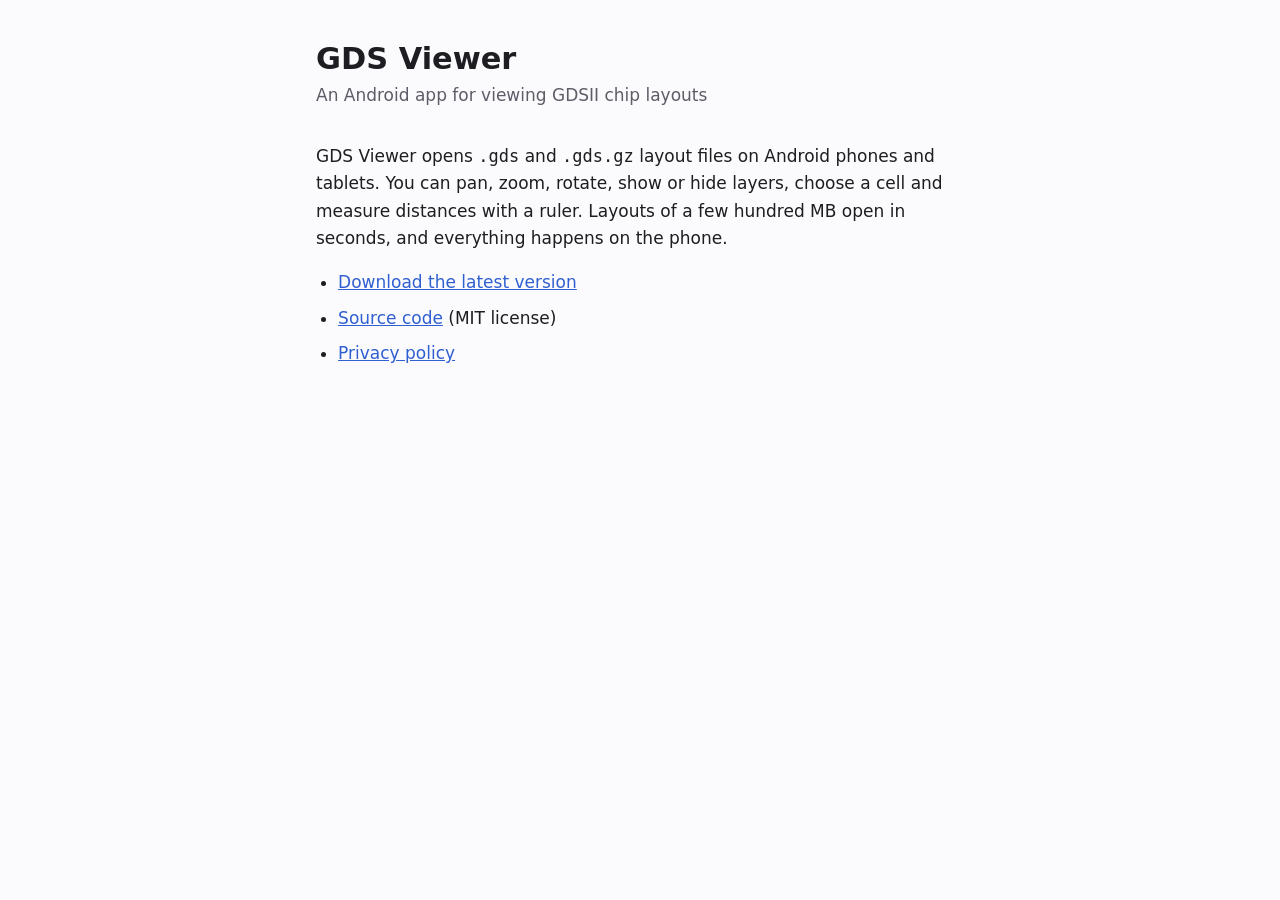
<file: docs/index.html>
<!doctype html>
<html lang="en">
<head>
  <meta charset="utf-8">
  <meta name="viewport" content="width=device-width, initial-scale=1">
  <title>GDS Viewer</title>
  <meta name="description" content="A viewer for GDSII chip layouts on Android phones and tablets.">
  <link rel="stylesheet" href="style.css">
</head>
<body>
<main>
  <h1>GDS Viewer</h1>
  <p class="meta">An Android app for viewing GDSII chip layouts</p>

  <p>GDS Viewer opens <code>.gds</code> and <code>.gds.gz</code> layout files on Android phones and tablets. You can pan, zoom, rotate, show or hide layers, choose a cell and measure distances with a ruler. Layouts of a few hundred MB open in seconds, and everything happens on the phone.</p>

  <ul>
    <li><a href="https://github.com/dormail/gds-viewer-android/releases">Download the latest version</a></li>
    <li><a href="https://github.com/dormail/gds-viewer-android">Source code</a> (MIT license)</li>
    <li><a href="privacy/">Privacy policy</a></li>
  </ul>
</main>
</body>
</html>
</file>
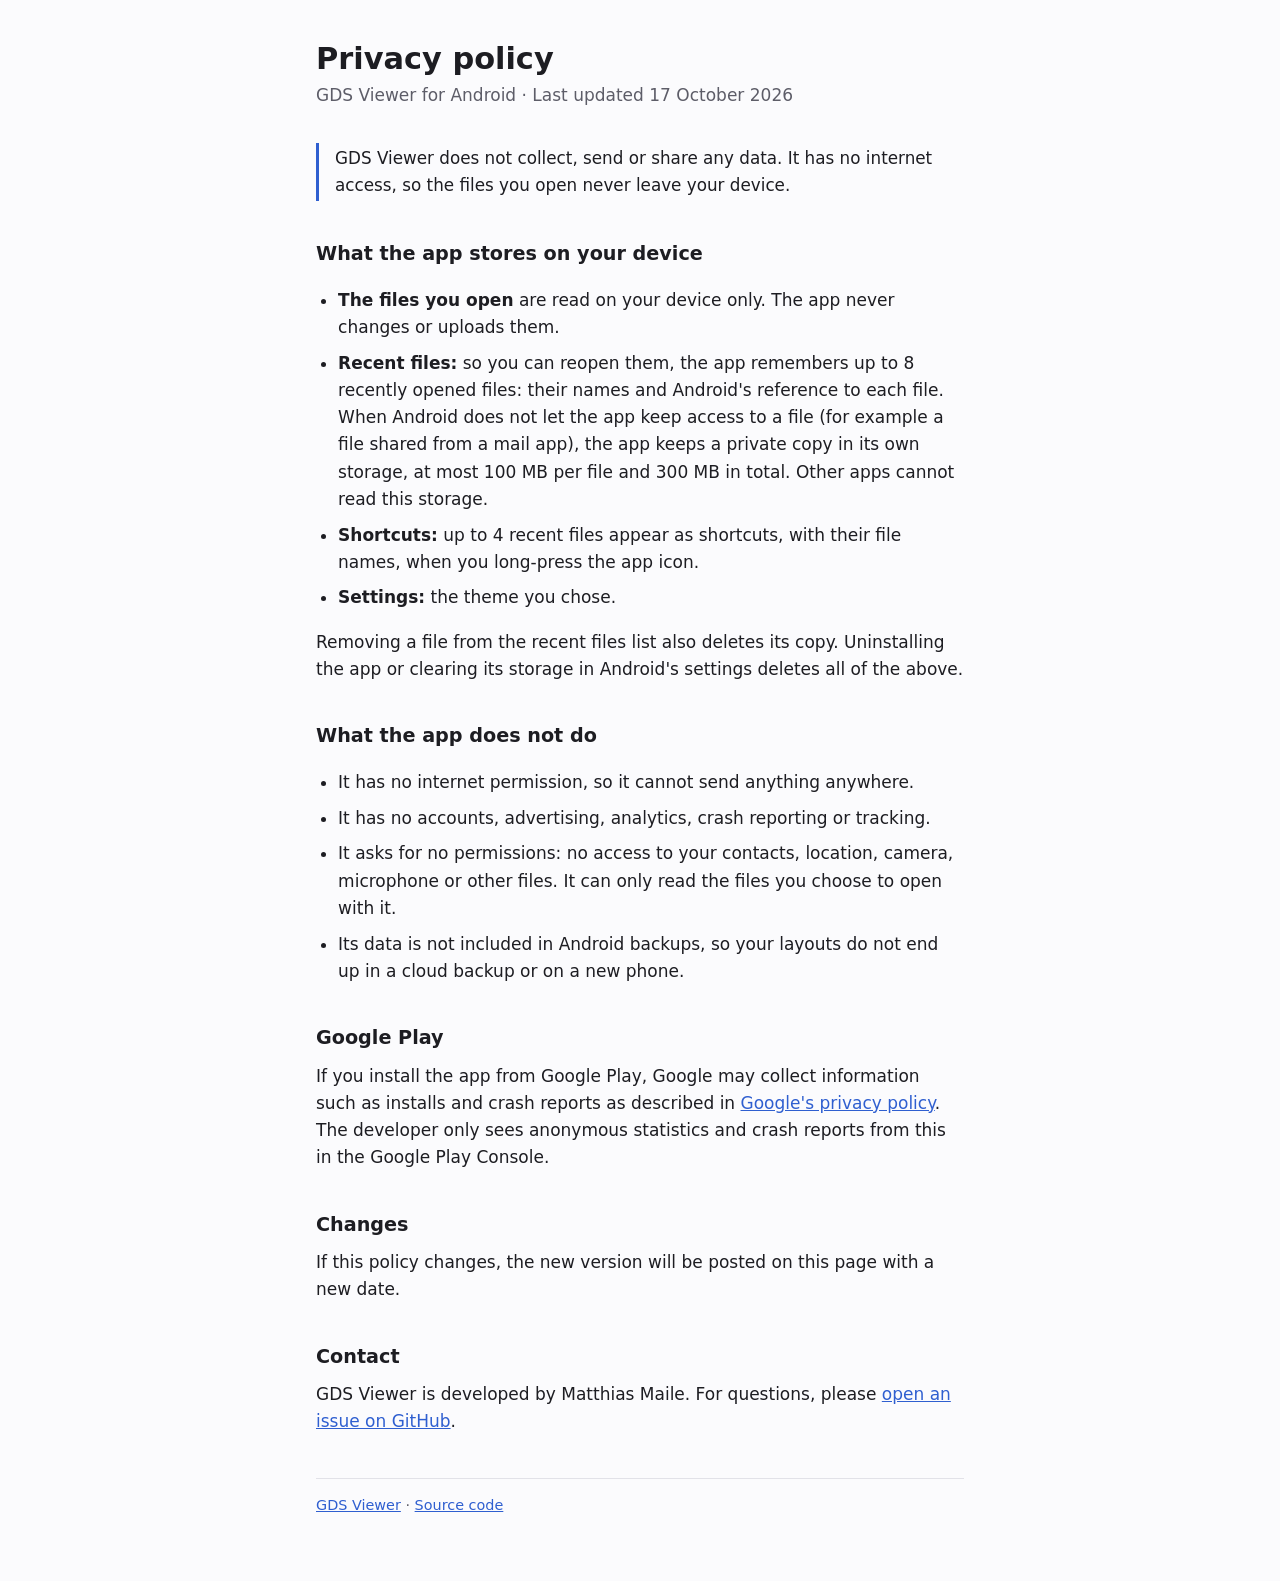
<file: docs/privacy/index.html>
<!doctype html>
<html lang="en">
<head>
  <meta charset="utf-8">
  <meta name="viewport" content="width=device-width, initial-scale=1">
  <title>Privacy Policy – GDS Viewer</title>
  <meta name="description" content="GDS Viewer does not collect, send or share any data.">
  <link rel="stylesheet" href="../style.css">
</head>
<body>
<main>
  <h1>Privacy policy</h1>
  <p class="meta">GDS Viewer for Android · Last updated 17 October 2026</p>

  <p class="summary">GDS Viewer does not collect, send or share any data. It has no internet access, so the files you open never leave your device.</p>

  <h2>What the app stores on your device</h2>
  <ul>
    <li><strong>The files you open</strong> are read on your device only. The app never changes or uploads them.</li>
    <li><strong>Recent files:</strong> so you can reopen them, the app remembers up to 8 recently opened files: their names and Android's reference to each file. When Android does not let the app keep access to a file (for example a file shared from a mail app), the app keeps a private copy in its own storage, at most 100 MB per file and 300 MB in total. Other apps cannot read this storage.</li>
    <li><strong>Shortcuts:</strong> up to 4 recent files appear as shortcuts, with their file names, when you long-press the app icon.</li>
    <li><strong>Settings:</strong> the theme you chose.</li>
  </ul>
  <p>Removing a file from the recent files list also deletes its copy. Uninstalling the app or clearing its storage in Android's settings deletes all of the above.</p>

  <h2>What the app does not do</h2>
  <ul>
    <li>It has no internet permission, so it cannot send anything anywhere.</li>
    <li>It has no accounts, advertising, analytics, crash reporting or tracking.</li>
    <li>It asks for no permissions: no access to your contacts, location, camera, microphone or other files. It can only read the files you choose to open with it.</li>
    <li>Its data is not included in Android backups, so your layouts do not end up in a cloud backup or on a new phone.</li>
  </ul>

  <h2>Google Play</h2>
  <p>If you install the app from Google Play, Google may collect information such as installs and crash reports as described in <a href="https://policies.google.com/privacy">Google's privacy policy</a>. The developer only sees anonymous statistics and crash reports from this in the Google Play Console.</p>

  <h2>Changes</h2>
  <p>If this policy changes, the new version will be posted on this page with a new date.</p>

  <h2>Contact</h2>
  <p>GDS Viewer is developed by Matthias Maile. For questions, please <a href="https://github.com/dormail/gds-viewer-android/issues">open an issue on GitHub</a>.</p>

  <footer><a href="../">GDS Viewer</a> · <a href="https://github.com/dormail/gds-viewer-android">Source code</a></footer>
</main>
</body>
</html>
</file>
<file: docs/style.css>
:root {
  --bg: #fbfbfd;
  --text: #1d1d22;
  --muted: #5d5d68;
  --accent: #2f5fd0;
  --line: #e2e2e8;
  color-scheme: light dark;
}
@media (prefers-color-scheme: dark) {
  :root { --bg: #121216; --text: #e8e8ee; --muted: #a2a2ae; --accent: #8aaaff; --line: #2c2c34; }
}
* { box-sizing: border-box; }
body {
  margin: 0;
  background: var(--bg);
  color: var(--text);
  font: 17px/1.6 system-ui, -apple-system, "Segoe UI", Roboto, sans-serif;
}
main { max-width: 680px; margin: 0 auto; padding: 40px 16px 64px; }
h1 { font-size: 1.9rem; line-height: 1.25; margin: 0 0 4px; }
h2 { font-size: 1.2rem; margin: 2em 0 0.4em; }
p, li { margin: 0.5em 0; }
ul { padding-left: 1.3em; }
a { color: var(--accent); }
.meta { color: var(--muted); margin: 0 0 2em; }
.summary { border-left: 3px solid var(--accent); padding: 2px 0 2px 16px; font-size: 1.05rem; }
footer { margin-top: 3em; padding-top: 1em; border-top: 1px solid var(--line); color: var(--muted); font-size: 0.9rem; }
</file>
